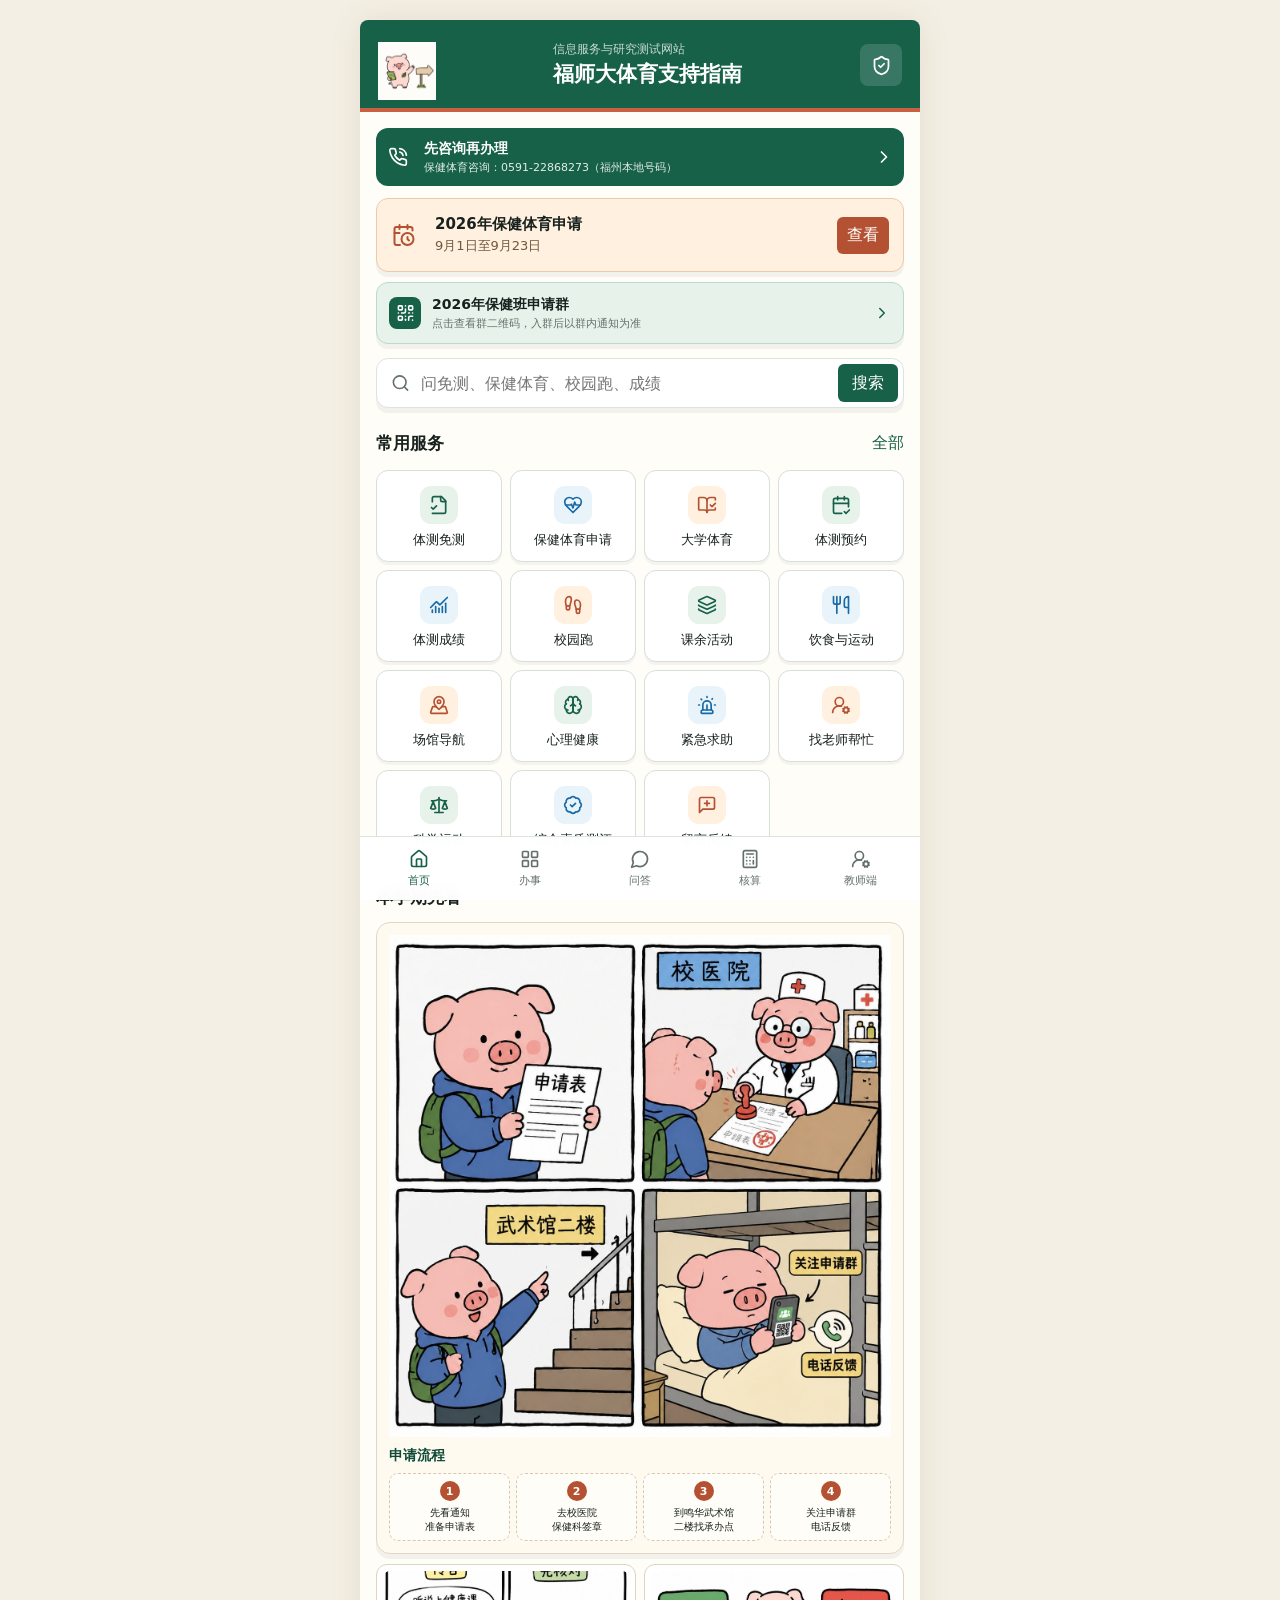
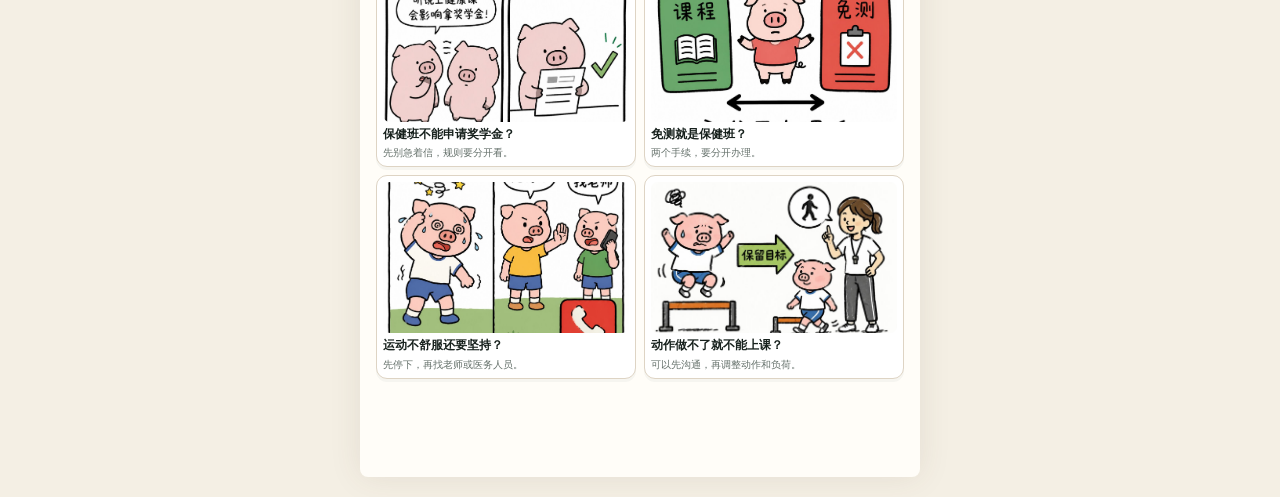
<file: index.html>
<!doctype html>
<html lang="zh-CN">
<head>
  <meta charset="utf-8">
  <meta name="viewport" content="width=device-width, initial-scale=1, viewport-fit=cover">
  <meta name="theme-color" content="#116149">
  <meta name="description" content="福建师范大学学校体育支持信息服务与研究测试网站">
  <title>福师大体育支持指南</title>
  <link rel="stylesheet" href="styles.css?v=10">
</head>
<body>
  <div class="app-shell">
    <header class="topbar">
      <img class="guide-mascot" src="assets/generated/pig-guide-mascot-rough_gpt-image-2.jpg" alt="原创猪来校园向导">
      <div>
        <p class="eyebrow">信息服务与研究测试网站</p>
        <h1>福师大体育支持指南</h1>
      </div>
      <button class="icon-button" type="button" data-open-service="sources" aria-label="查看信息来源" title="信息来源">
        <i data-lucide="shield-check"></i>
      </button>
    </header>

    <main>
      <section class="view active" id="view-home" data-view="home">
        <a class="hotline-strip" href="tel:059122868273"><i data-lucide="phone-call"></i><span><strong>先咨询再办理</strong><small>保健体育咨询：0591-22868273（福州本地号码）</small></span><i data-lucide="chevron-right"></i></a>
        <div class="notice-strip" role="status">
          <i data-lucide="calendar-clock"></i>
          <div>
            <strong>2026年保健体育申请</strong>
            <span>9月1日至9月23日</span>
          </div>
          <button type="button" data-open-service="health-class">查看</button>
        </div>

        <a class="group-qr-strip" href="assets/group-qr.jpg?v=13" target="_blank" rel="noopener noreferrer" aria-label="打开2026年保健班申请群二维码">
          <span class="group-qr-icon"><i data-lucide="qr-code"></i></span>
          <span class="group-qr-copy"><strong>2026年保健班申请群</strong><small>点击查看群二维码，入群后以群内通知为准</small></span>
          <i data-lucide="chevron-right"></i>
        </a>

        <form class="search-box" id="home-search-form" role="search">
          <i data-lucide="search"></i>
          <input id="home-search" type="search" autocomplete="off" placeholder="问免测、保健体育、校园跑、成绩">
          <button type="submit" aria-label="搜索">搜索</button>
        </form>

        <section class="section-block">
          <div class="section-heading">
            <h2>常用服务</h2>
            <button type="button" data-nav="services">全部</button>
          </div>
          <div class="service-grid" id="home-service-grid"></div>
        </section>

        <section class="section-block semester-preview">
          <div class="section-heading"><h2>本学期先看</h2></div>
          <div class="campus-comic" aria-label="本学期体育办事申请流程漫画">
            <img src="assets/generated/pig-application-flow-rough_gpt-image-2.jpg" alt="原创粗线条四格校园体育漫画：申请表、校医院、武术馆二楼、关注申请群和电话反馈" fetchpriority="high" decoding="async">
            <div class="comic-caption">申请流程</div>
            <div class="comic-steps">
              <div><b>1</b><span>先看通知<br>准备申请表</span></div>
              <div><b>2</b><span>去校医院<br>保健科签章</span></div>
              <div><b>3</b><span>到鸣华武术馆<br>二楼找承办点</span></div>
              <div><b>4</b><span>关注申请群<br>电话反馈</span></div>
            </div>
          </div>
          <div class="comic-story-grid" id="comic-story-grid" aria-label="打破流言小漫画"></div>
        </section>

      </section>

      <section class="view" id="view-services" data-view="services">
        <div class="page-title">
          <div><p class="eyebrow">学生端</p><h2>学校体育办事</h2></div>
        </div>
        <div class="filter-row" id="service-filters"></div>
        <div class="service-list" id="service-list"></div>
      </section>

      <section class="view topic-view" id="view-topic" data-view="topic">
        <div class="page-title with-back">
          <button class="icon-button" type="button" data-back aria-label="返回"><i data-lucide="arrow-left"></i></button>
          <div><p class="eyebrow" id="topic-kicker">专题指南</p><h2 id="topic-title"></h2></div>
        </div>
        <div class="topic-lead" id="topic-lead"></div>
        <div class="topic-question-grid" id="topic-question-grid"></div>
      </section>

      <section class="view" id="view-qa" data-view="qa">
        <div class="page-title">
          <div><p class="eyebrow">规则问答库</p><h2>智能问答</h2></div>
        </div>
        <form class="search-box" id="qa-form" role="search">
          <i data-lucide="message-circle-question"></i>
          <input id="qa-input" type="search" autocomplete="off" placeholder="例如：保健班还要校园跑吗？">
          <button type="submit">提问</button>
        </form>
        <div class="quick-questions" id="quick-questions"></div>
        <div class="answer-panel" id="answer-panel" aria-live="polite">
          <div class="answer-empty">
            <i data-lucide="messages-square"></i>
            <p>输入问题，系统只从已整理的规则库中匹配答案。</p>
          </div>
        </div>
      </section>

      <section class="view" id="view-calc" data-view="calc">
        <div class="page-title">
          <div><p class="eyebrow">按公开规则试算</p><h2>体测成绩核算</h2></div>
        </div>
        <div class="segmented" role="tablist" aria-label="计算类型">
          <button type="button" class="active" data-calc-tab="year">学年总分</button>
          <button type="button" data-calc-tab="bmi">BMI</button>
          <button type="button" data-calc-tab="graduate">毕业成绩</button>
        </div>

        <section class="calc-panel active" data-calc-panel="year">
          <p class="panel-lead">直接输入原始成绩，页面按已录入的大学组评分档位试算单项分和总分。最终成绩以学校体测系统为准。</p>
          <form id="year-score-form" class="form-stack">
            <div class="two-cols"><label>性别<select id="score-sex"><option value="male">男生</option><option value="female">女生</option></select></label><label>年级<select id="score-year"><option value="1">大一/大二参考档位</option><option value="3">大三/大四（先按参考档位）</option></select></label></div>
            <label>身高（厘米）<input type="number" id="score-height" min="100" max="230" step="0.1" required></label>
            <div class="two-cols"><label>体重（千克）<input type="number" id="score-weight" min="20" max="250" step="0.1" required></label><label>肺活量（毫升）<input type="number" id="score-vital" min="500" max="10000" required></label></div>
            <div class="two-cols"><label>50米（秒）<input type="number" id="score-sprint" min="5" max="20" step="0.01" required></label><label>坐位体前屈（厘米）<input type="number" id="score-reach" min="-20" max="40" step="0.1" required></label></div>
            <div class="two-cols"><label>立定跳远（厘米）<input type="number" id="score-jump" min="50" max="400" required></label><label id="strength-label">引体向上（次）<input type="number" id="score-strength" min="0" max="50" required></label></div>
            <label id="endurance-label">1000米（分:秒，如 4:30）<input type="text" id="score-endurance" inputmode="numeric" placeholder="4:30" required></label>
            <div class="two-cols">
              <label>力量附加分（如系统已显示）<input type="number" id="strength-bonus" min="0" max="10" step="1" value="0"></label>
              <label>耐力附加分（如系统已显示）<input type="number" id="endurance-bonus" min="0" max="10" step="1" value="0"></label>
            </div>
            <button class="primary-button" type="submit">计算学年总分</button>
          </form>
          <div class="calc-result" id="year-score-result"></div>
          <a class="text-link" href="https://tky.fjnu.edu.cn/21/51/c10998a205137/page.htm" target="_blank" rel="noopener noreferrer">打开官方单项评分表</a>
        </section>

        <section class="calc-panel" data-calc-panel="bmi">
          <p class="panel-lead">BMI = 体重（千克）÷ 身高²（米²）。结果按国家学生体质健康标准大学组区间解释。</p>
          <form id="bmi-form" class="form-stack">
            <div class="two-cols">
              <label>性别<select id="bmi-sex"><option value="male">男生</option><option value="female">女生</option></select></label>
              <label>身高（厘米）<input id="bmi-height" type="number" min="100" max="230" step="0.1" required></label>
            </div>
            <label>体重（千克）<input id="bmi-weight" type="number" min="20" max="250" step="0.1" required></label>
            <button class="primary-button" type="submit">计算BMI</button>
          </form>
          <div class="calc-result" id="bmi-result"></div>
        </section>

        <section class="calc-panel" data-calc-panel="graduate">
          <p class="panel-lead">国家标准：毕业学年占50%，其他学年平均分占50%。免测学年的校内处理按经验参照显示，最终以体测系统为准。</p>
          <form id="graduate-form" class="form-stack">
            <div class="two-cols graduate-inputs">
              <label>大一<input type="number" data-year-score="1" min="0" max="120" step="0.1" placeholder="免测留空"></label>
              <label>大二<input type="number" data-year-score="2" min="0" max="120" step="0.1" placeholder="免测留空"></label>
              <label>大三<input type="number" data-year-score="3" min="0" max="120" step="0.1" placeholder="免测留空"></label>
              <label>大四<input type="number" data-year-score="4" min="0" max="120" step="0.1" placeholder="免测留空"></label>
            </div>
            <button class="primary-button" type="submit">计算毕业成绩</button>
          </form>
          <div class="calc-result" id="graduate-result"></div>
        </section>
      </section>

      <section class="view" id="view-teacher" data-view="teacher">
        <div class="page-title">
          <div><p class="eyebrow">教师与辅导员端</p><h2>教师帮助</h2></div>
        </div>
        <div class="teacher-intro">
          <i data-lucide="users-round"></i>
          <div><strong>教师公开信息与课程体验分开</strong><p>姓名、职称和公开简介来自学院官网；课程沟通体验只做匿名归纳，不公开未经授权的实名评分。</p></div>
        </div>
        <section class="section-block">
          <div class="section-heading"><h2>常用服务</h2></div>
          <div class="service-grid teacher-service-grid" id="teacher-tool-list"></div>
        </section>
        <section class="section-block teacher-calculator" id="teacher-rpe-section" hidden>
          <div class="section-heading"><h2>课程强度参考</h2></div>
          <p class="panel-lead">输入一次课时长和课后主观用力感（RPE 0-10），得到教学记录用的训练负荷参考。</p>
          <form id="rpe-form" class="form-stack">
            <label>课程时长（分钟）<input id="rpe-duration" type="number" min="1" max="300" required></label>
            <label>课后用力感 RPE（0-10）<input id="rpe-value" type="number" min="0" max="10" step="1" required></label>
            <button class="primary-button" type="submit">计算参考负荷</button>
          </form>
          <div class="calc-result" id="rpe-result"></div>
        </section>
        <section class="section-block">
          <div class="section-heading"><h2>课程体验观察维度</h2></div>
          <div class="experience-grid" id="experience-grid"></div>
        </section>
        <a class="primary-link" href="https://tky.fjnu.edu.cn/jsdw_11073/list.htm" target="_blank" rel="noopener noreferrer">查看体育科学学院教师队伍</a>
      </section>

      <section class="view" id="view-map" data-view="map">
        <div class="page-title with-back">
          <button class="icon-button" type="button" data-back aria-label="返回"><i data-lucide="arrow-left"></i></button>
          <div><p class="eyebrow">具体场馆</p><h2>体育地点导航</h2></div>
        </div>
        <div class="filter-row" id="campus-filters"></div>
        <div class="venue-list" id="venue-list"></div>
      </section>

      <section class="view detail-view" id="view-detail" data-view="detail">
        <div class="page-title with-back">
          <button class="icon-button" type="button" data-back aria-label="返回"><i data-lucide="arrow-left"></i></button>
          <div><p class="eyebrow" id="detail-kicker"></p><h2 id="detail-title"></h2></div>
        </div>
        <div id="detail-content"></div>
      </section>
    </main>

    <div class="qr-modal" id="group-qr-modal" hidden>
      <div class="qr-modal-backdrop" data-close-qr></div>
      <section class="qr-modal-card" role="dialog" aria-modal="true" aria-labelledby="group-qr-title">
        <button class="qr-close icon-button" type="button" data-close-qr aria-label="关闭二维码"><i data-lucide="x"></i></button>
        <p class="eyebrow">临时申请群入口</p>
        <h2 id="group-qr-title">2026—2027学年保健班申请群</h2>
        <img src="assets/group-qr.jpg?v=13" alt="2026—2027学年保健班申请群二维码">
        <p class="qr-expiry">二维码7天内（8月28日前）有效，重新进入将更新。</p>
      </section>
    </div>

    <nav class="bottom-nav" aria-label="主要导航">
      <button type="button" class="active" data-nav="home"><i data-lucide="house"></i><span>首页</span></button>
      <button type="button" data-nav="services"><i data-lucide="layout-grid"></i><span>办事</span></button>
      <button type="button" data-nav="qa"><i data-lucide="message-circle"></i><span>问答</span></button>
      <button type="button" data-nav="calc"><i data-lucide="calculator"></i><span>核算</span></button>
      <button type="button" data-nav="teacher"><i data-lucide="user-round-cog"></i><span>教师端</span></button>
    </nav>
  </div>

  <script src="lucide.min.js"></script>
  <script src="data.js?v=13"></script>
  <script src="app.js?v=13"></script>
  <script>
    (() => {
      const modal = document.getElementById("group-qr-modal");
      if (!modal) return;
      const close = () => { modal.hidden = true; document.body.classList.remove("modal-open"); };
      document.querySelector("[data-open-qr]")?.addEventListener("click", () => {
        modal.hidden = false;
        document.body.classList.add("modal-open");
      });
      modal.querySelectorAll("[data-close-qr]").forEach((button) => button.addEventListener("click", close));
      document.addEventListener("keydown", (event) => { if (event.key === "Escape") close(); });
    })();
  </script>
</body>
</html>
</file>
<file: styles.css>
:root {
  --primary: #176149;
  --primary-dark: #0d4937;
  --primary-soft: #e7f2eb;
  --blue: #176aa6;
  --blue-soft: #e9f3fa;
  --amber: #b45132;
  --amber-soft: #fff0df;
  --danger: #a33b32;
  --danger-soft: #fbeceb;
  --ink: #17211d;
  --muted: #64706a;
  --line: #dce4e0;
  --surface: #ffffff;
  --page: #f4efe4;
  --paper: #fffdf8;
  --shadow: 0 5px 0 rgba(38, 59, 50, 0.06);
}

* { box-sizing: border-box; margin: 0; padding: 0; -webkit-tap-highlight-color: transparent; }
html { background: var(--page); color: var(--ink); font-family: "Microsoft YaHei", "PingFang SC", system-ui, sans-serif; }
body { min-width: 320px; min-height: 100vh; background: var(--page); }
button, input, select { font: inherit; }
button, a { touch-action: manipulation; }
button { color: inherit; }

.app-shell { width: min(100%, 560px); min-height: 100vh; margin: 0 auto; background: var(--paper); box-shadow: 0 0 32px rgba(91, 70, 47, 0.1); }
.topbar { min-height: 92px; padding: 14px 18px 12px; display: flex; align-items: center; justify-content: space-between; gap: 12px; color: #fff; background: var(--primary); border-bottom: 4px solid #ca6042; }
.guide-mascot { width: 68px; height: 58px; flex: 0 0 68px; object-fit: contain; align-self: flex-end; margin: 0 -7px -4px -5px; }
.eyebrow { font-size: 12px; line-height: 1.4; color: inherit; opacity: .76; }
.topbar h1 { margin-top: 3px; font-size: 21px; line-height: 1.3; letter-spacing: 0; }
.icon-button { width: 42px; height: 42px; flex: 0 0 42px; border: 0; border-radius: 8px; display: grid; place-items: center; background: rgba(255,255,255,.14); cursor: pointer; }
.icon-button svg { width: 21px; height: 21px; }
main { min-height: calc(100vh - 88px); padding-bottom: calc(82px + env(safe-area-inset-bottom)); }
.view { display: none; padding: 16px; }
.view.active { display: block; }

.notice-strip { min-height: 74px; padding: 13px 14px; display: grid; grid-template-columns: 34px 1fr auto; align-items: center; gap: 10px; border: 1px solid #edc9a9; border-radius: 12px; background: var(--amber-soft); box-shadow: var(--shadow); }
.notice-strip > svg { width: 25px; color: var(--amber); }
.notice-strip strong, .notice-strip span { display: block; }
.notice-strip strong { font-size: 15px; }
.notice-strip span { margin-top: 3px; font-size: 13px; color: #71583a; }
.notice-strip button { padding: 8px 10px; border: 0; border-radius: 6px; color: #fff; background: var(--amber); cursor: pointer; }
.group-qr-strip { width: 100%; min-height: 62px; margin: 10px 0 12px; padding: 10px 12px; display: grid; grid-template-columns: 34px 1fr 18px; align-items: center; gap: 9px; border: 1px solid #bcd9cd; border-radius: 12px; color: var(--ink); background: var(--primary-soft); box-shadow: var(--shadow); text-align: left; cursor: pointer; text-decoration: none; }
.group-qr-strip > svg { width: 18px; color: var(--primary); }
.group-qr-icon { width: 32px; height: 32px; display: grid; place-items: center; border-radius: 8px; color: #fff; background: var(--primary); }
.group-qr-icon svg { width: 19px; }
.group-qr-copy, .group-qr-copy small { display: block; min-width: 0; }
.group-qr-copy strong { display: block; font-size: 14px; line-height: 1.35; }
.group-qr-copy small { margin-top: 3px; color: var(--muted); font-size: 11px; line-height: 1.35; }

.search-box { height: 50px; margin: 14px 0 14px; padding-left: 14px; display: grid; grid-template-columns: 22px 1fr auto; align-items: center; gap: 8px; border: 1px solid var(--line); border-radius: 12px; background: #fff; box-shadow: var(--shadow); }
.search-box svg { width: 19px; color: var(--muted); }
.search-box input { min-width: 0; height: 46px; border: 0; outline: 0; color: var(--ink); background: transparent; }
.search-box button { height: 38px; margin-right: 5px; padding: 0 14px; border: 0; border-radius: 6px; color: #fff; background: var(--primary); cursor: pointer; }

.section-block { margin-top: 18px; }
.section-heading { min-height: 34px; margin-bottom: 10px; display: flex; align-items: center; justify-content: space-between; gap: 12px; }
.section-heading h2 { font-size: 17px; line-height: 1.35; }
.section-heading button { border: 0; color: var(--primary); background: transparent; cursor: pointer; }
.service-grid { display: grid; grid-template-columns: repeat(4, minmax(0, 1fr)); gap: 8px; }
.service-tile { min-width: 0; min-height: 92px; padding: 10px 4px 8px; border: 1px solid #d6dfd9; border-radius: 12px; display: flex; flex-direction: column; align-items: center; justify-content: center; gap: 8px; color: inherit; background: #fff; box-shadow: 0 3px 0 rgba(38,59,50,.05); cursor: pointer; text-decoration: none; }
.service-tile .tile-icon { width: 38px; height: 38px; border-radius: 11px; display: grid; place-items: center; color: var(--primary); background: var(--primary-soft); }
.service-tile:nth-child(3n+2) .tile-icon { color: var(--blue); background: var(--blue-soft); }
.service-tile:nth-child(3n) .tile-icon { color: var(--amber); background: var(--amber-soft); }
.tile-icon svg { width: 20px; height: 20px; }
.service-tile span { max-width: 100%; font-size: 13px; line-height: 1.25; text-align: center; overflow-wrap: anywhere; }
.teacher-service-grid { margin-top: 12px; }
.teacher-service-tile { min-height: 104px; }
.teacher-service-tile .tile-icon { color: var(--blue); background: var(--blue-soft); }
.teacher-service-tile:nth-child(3n+2) .tile-icon { color: var(--primary); background: var(--primary-soft); }
.teacher-service-tile:nth-child(3n) .tile-icon { color: var(--amber); background: var(--amber-soft); }

.compact-list, .service-list, .tool-list, .venue-list { display: grid; gap: 10px; }
.compact-row, .service-row, .tool-row, .venue-card { width: 100%; border: 1px solid var(--line); border-radius: 8px; background: #fff; }
.compact-row, .service-row { padding: 13px; display: grid; grid-template-columns: 36px 1fr 20px; align-items: center; gap: 10px; color: inherit; text-align: left; cursor: pointer; text-decoration: none; }
.row-icon { width: 36px; height: 36px; border-radius: 8px; display: grid; place-items: center; color: var(--blue); background: var(--blue-soft); }
.row-icon svg { width: 19px; }
.row-copy { min-width: 0; }
.row-copy strong, .row-copy span { display: block; }
.row-copy strong { font-size: 15px; line-height: 1.35; }
.row-copy span { margin-top: 4px; font-size: 12px; line-height: 1.45; color: var(--muted); }
.compact-row > svg, .service-row > svg { width: 18px; color: #91a099; }
.source-note { padding: 12px; display: grid; grid-template-columns: 22px 1fr; gap: 9px; border: 1px solid var(--line); border-radius: 12px; color: var(--muted); background: #f8faf9; }
.source-note svg { width: 18px; color: var(--primary); }
.source-note p { font-size: 12px; line-height: 1.6; }
.hotline-strip { margin-bottom: 12px; min-height: 58px; padding: 10px 12px; display: grid; grid-template-columns: 28px 1fr 18px; align-items: center; gap: 8px; border-radius: 12px; color: #fff; background: #176149; text-decoration: none; }
.hotline-strip svg { width: 20px; }
.hotline-strip span, .hotline-strip small { display: block; min-width: 0; }
.hotline-strip strong { font-size: 14px; }
.hotline-strip small { margin-top: 3px; font-size: 11px; line-height: 1.35; opacity: .88; }
.campus-comic { margin: 14px 0 4px; padding: 12px; border: 1px solid #e2d7c6; border-radius: 14px; background: #fffaf0; box-shadow: var(--shadow); overflow: hidden; }
.semester-preview .campus-comic { margin-top: 0; }
.semester-preview .section-heading { margin-bottom: 8px; }
.comic-heading { display: flex; align-items: baseline; justify-content: space-between; gap: 8px; margin-bottom: 8px; color: var(--primary-dark); }
.comic-heading span { font-size: 14px; font-weight: 700; }
.comic-heading small { color: var(--muted); font-size: 10px; }
.campus-comic img { display: block; width: 100%; height: auto; }
.comic-caption { margin-top: 10px; color: var(--primary-dark); font-size: 14px; font-weight: 700; }
.comic-steps { margin-top: 8px; display: grid; grid-template-columns: repeat(4, minmax(0, 1fr)); gap: 6px; }
.comic-steps > div { min-width: 0; min-height: 67px; padding: 7px 4px; display: flex; flex-direction: column; align-items: center; justify-content: center; gap: 5px; border: 1px dashed #d7c7b2; border-radius: 9px; background: #fffdf8; text-align: center; }
.comic-steps b { width: 20px; height: 20px; display: grid; place-items: center; border-radius: 50%; color: #fff; background: var(--amber); font-size: 11px; }
.comic-steps span { color: var(--ink); font-size: 10px; line-height: 1.35; }
.comic-story-grid { margin-top: 10px; display: grid; grid-template-columns: repeat(2, minmax(0, 1fr)); gap: 8px; }
.comic-story-card { min-width: 0; padding: 6px; border: 1px solid #ded4c4; border-radius: 11px; display: flex; flex-direction: column; gap: 4px; background: #fff; text-align: left; box-shadow: 0 3px 0 rgba(38,59,50,.04); cursor: pointer; }
.comic-story-card img { display: block; width: 100%; aspect-ratio: 7 / 4.3; object-fit: cover; border-radius: 7px; }
.comic-story-card strong { font-size: 12px; line-height: 1.35; }
.comic-story-card span { color: var(--muted); font-size: 10px; line-height: 1.4; }
.comic-detail-image { margin-bottom: 12px; padding: 8px; border: 1px solid #ded4c4; border-radius: 12px; background: #fffaf0; }
.comic-detail-image img { display: block; width: 100%; height: auto; border-radius: 8px; }
.support-grid { display: grid; grid-template-columns: repeat(2, minmax(0, 1fr)); gap: 8px; }
.support-tile { min-height: 92px; padding: 11px; border: 1px solid var(--line); border-radius: 8px; display: grid; grid-template-columns: 24px 1fr; grid-template-rows: auto auto; gap: 4px 8px; text-align: left; color: var(--ink); background: #fff; }
.support-tile svg { grid-row: 1 / 3; width: 21px; color: var(--primary); }
.support-tile strong { font-size: 13px; }
.support-tile small { font-size: 11px; line-height: 1.45; color: var(--muted); }

.page-title { min-height: 56px; margin-bottom: 14px; display: flex; align-items: center; gap: 10px; }
.page-title .eyebrow { color: var(--muted); opacity: 1; }
.page-title h2 { margin-top: 2px; font-size: 22px; line-height: 1.3; }
.page-title.with-back .icon-button { color: var(--ink); background: #eef2f0; }
.topic-lead { margin-bottom: 14px; padding: 13px 14px; border-left: 4px solid var(--primary); border-radius: 6px; color: var(--muted); background: var(--primary-soft); font-size: 13px; line-height: 1.65; }
.topic-question-grid { display: grid; gap: 9px; }
.topic-question { min-height: 64px; padding: 11px 12px; border: 1px solid var(--line); border-radius: 12px; display: grid; grid-template-columns: 28px 1fr 18px; align-items: center; gap: 9px; text-align: left; color: var(--ink); background: #fff; box-shadow: 0 3px 0 rgba(38,59,50,.04); cursor: pointer; }
.topic-question:hover { border-color: var(--primary); }
.topic-question svg { width: 18px; color: var(--primary); }
.topic-question .question-index { width: 28px; height: 28px; display: grid; place-items: center; border-radius: 50%; color: var(--primary); background: var(--primary-soft); }
.topic-question .question-index svg { width: 17px; }
.topic-question strong, .topic-question small { display: block; }
.topic-question strong { font-size: 14px; line-height: 1.4; }
.topic-question small { margin-top: 3px; color: var(--muted); font-size: 11px; }
.secondary-button { width: 100%; min-height: 42px; margin-top: 15px; border: 1px solid var(--primary); border-radius: 8px; color: var(--primary); background: #fff; cursor: pointer; }
.filter-row, .quick-questions { display: flex; gap: 8px; overflow-x: auto; scrollbar-width: none; padding-bottom: 8px; }
.filter-row::-webkit-scrollbar, .quick-questions::-webkit-scrollbar { display: none; }
.filter-row button, .quick-questions button { flex: 0 0 auto; min-height: 36px; padding: 0 12px; border: 1px solid var(--line); border-radius: 8px; background: #fff; cursor: pointer; white-space: nowrap; }
.filter-row button.active { border-color: var(--primary); color: #fff; background: var(--primary); }
.service-row .status { justify-self: start; width: auto; height: auto; margin-top: 6px; padding: 3px 6px; border-radius: 4px; font-size: 11px; color: var(--primary); background: var(--primary-soft); }

.answer-panel { min-height: 230px; margin-top: 10px; padding: 16px; border: 1px solid var(--line); border-radius: 8px; background: #fff; }
.answer-empty { min-height: 190px; display: grid; place-content: center; justify-items: center; gap: 10px; color: var(--muted); text-align: center; }
.answer-empty svg { width: 30px; color: var(--primary); }
.answer-empty p { max-width: 260px; font-size: 13px; line-height: 1.6; }
.answer-panel h3 { font-size: 17px; line-height: 1.4; }
.answer-panel .answer-status { display: inline-block; margin: 8px 0 10px; padding: 3px 7px; border-radius: 4px; font-size: 11px; color: var(--blue); background: var(--blue-soft); }
.answer-panel p { font-size: 14px; line-height: 1.75; }
.answer-panel .answer-source { margin-top: 14px; padding-top: 10px; border-top: 1px solid var(--line); font-size: 12px; color: var(--muted); }
.answer-panel button { margin-top: 12px; border: 0; color: var(--primary); background: transparent; cursor: pointer; }

.segmented { height: 42px; margin-bottom: 14px; padding: 3px; display: grid; grid-template-columns: repeat(3, 1fr); gap: 3px; border-radius: 8px; background: #e9efec; }
.segmented button { border: 0; border-radius: 6px; color: var(--muted); background: transparent; cursor: pointer; }
.segmented button.active { color: var(--ink); background: #fff; box-shadow: 0 2px 8px rgba(27, 53, 43, .08); }
.calc-panel { display: none; }
.calc-panel.active { display: block; }
.panel-lead { margin-bottom: 14px; font-size: 13px; line-height: 1.65; color: var(--muted); }
.form-stack { display: grid; gap: 12px; }
.score-inputs { display: grid; grid-template-columns: repeat(2, minmax(0, 1fr)); gap: 10px; }
.form-stack label { min-width: 0; display: grid; gap: 6px; font-size: 13px; color: var(--muted); }
.form-stack input, .form-stack select { width: 100%; height: 44px; padding: 0 10px; border: 1px solid var(--line); border-radius: 7px; outline: 0; color: var(--ink); background: #fff; }
.form-stack input:focus, .form-stack select:focus { border-color: var(--primary); }
.two-cols { display: grid; grid-template-columns: repeat(2, minmax(0, 1fr)); gap: 10px; }
.primary-button, .primary-link { min-height: 46px; border: 0; border-radius: 8px; display: grid; place-items: center; color: #fff; background: var(--primary); text-decoration: none; cursor: pointer; }
.calc-result { display: none; margin-top: 14px; padding: 14px; border: 1px solid #bcd9cd; border-radius: 8px; background: var(--primary-soft); }
.calc-result.active { display: block; }
.calc-result strong { display: block; font-size: 24px; line-height: 1.25; color: var(--primary-dark); }
.calc-result span, .calc-result p { display: block; margin-top: 6px; font-size: 13px; line-height: 1.55; color: #42564d; }
.text-link { display: inline-block; margin-top: 14px; color: var(--blue); font-size: 13px; }

.teacher-intro { padding: 14px; display: grid; grid-template-columns: 38px 1fr; gap: 11px; border-radius: 12px; color: #fff; background: var(--blue); box-shadow: var(--shadow); }
.teacher-intro svg { width: 26px; }
.teacher-intro strong { font-size: 15px; }
.teacher-intro p { margin-top: 5px; font-size: 12px; line-height: 1.55; opacity: .9; }
.tool-list { margin-top: 14px; }
.tool-row { padding: 14px; border-bottom: 1px solid var(--line); background: #fff; }
.tool-row summary { display: grid; grid-template-columns: 24px 1fr 18px; align-items: center; gap: 8px; list-style: none; cursor: pointer; }
.tool-row summary::-webkit-details-marker { display: none; }
.tool-row summary svg { width: 19px; color: var(--primary); }
.tool-row ul { margin: 8px 0 0 22px; }
.tool-row li { margin-top: 5px; font-size: 12px; line-height: 1.55; color: var(--muted); }
.tool-row header { display: flex; align-items: center; gap: 9px; }
.tool-row header svg { width: 20px; color: var(--primary); }
.tool-row h3 { font-size: 15px; }
.tool-row p { margin-top: 8px; font-size: 13px; line-height: 1.65; color: var(--muted); }
.experience-grid { display: grid; grid-template-columns: repeat(2, minmax(0, 1fr)); gap: 8px; }
.experience-item { min-height: 72px; padding: 11px; border: 1px solid var(--line); border-radius: 8px; }
.experience-item strong { font-size: 13px; }
.experience-item p { margin-top: 5px; font-size: 11px; line-height: 1.45; color: var(--muted); }
.primary-link { margin-top: 16px; }

.danger-link { color: var(--danger) !important; border-color: #d8aaa4 !important; background: var(--danger-soft) !important; }

.venue-card { padding: 14px; }
.venue-card header { display: flex; align-items: flex-start; justify-content: space-between; gap: 10px; }
.venue-card h3 { font-size: 15px; line-height: 1.4; }
.venue-card .campus-tag { flex: 0 0 auto; padding: 3px 6px; border-radius: 4px; color: var(--blue); background: var(--blue-soft); font-size: 11px; }
.venue-card p { margin-top: 7px; font-size: 13px; line-height: 1.55; color: var(--muted); }
.venue-actions { margin-top: 12px; display: flex; flex-wrap: wrap; gap: 8px; }
.venue-actions a, .venue-actions button { min-height: 38px; padding: 0 10px; border: 1px solid var(--primary); border-radius: 7px; display: inline-flex; align-items: center; gap: 5px; color: var(--primary); background: #fff; text-decoration: none; }
.venue-actions svg { width: 17px; }
.venue-card .route-note { padding-top: 4px; font-size: 11px; }

.detail-hero { padding: 14px; border-left: 4px solid var(--primary); border-radius: 4px; background: var(--primary-soft); }
.detail-hero p { font-size: 14px; line-height: 1.7; }
.detail-section { margin-top: 18px; }
.detail-section h3 { font-size: 16px; line-height: 1.4; }
.detail-section ul, .detail-section ol { margin-top: 9px; padding-left: 20px; }
.detail-section li { margin: 7px 0; font-size: 14px; line-height: 1.7; }
.detail-section p { margin-top: 8px; font-size: 14px; line-height: 1.75; }
.answer-questions { margin-top: 10px; display: grid; gap: 8px; }
.answer-questions details { border: 1px solid var(--line); border-radius: 8px; background: #fff; overflow: hidden; }
.answer-questions summary { min-height: 44px; padding: 10px 34px 10px 12px; display: flex; align-items: center; position: relative; font-size: 14px; line-height: 1.45; cursor: pointer; list-style: none; }
.answer-questions summary::-webkit-details-marker { display: none; }
.answer-questions summary::after { content: "+"; position: absolute; right: 12px; top: 50%; color: var(--primary); transform: translateY(-50%); }
.answer-questions details[open] summary::after { content: "−"; }
.answer-questions p { margin: 0; padding: 0 12px 12px; color: var(--muted); font-size: 13px; }
.detail-warning { margin-top: 14px; padding: 12px; border: 1px solid #eed0cb; border-radius: 8px; color: #723b34; background: var(--danger-soft); font-size: 13px; line-height: 1.6; }
.source-list { margin-top: 14px; display: grid; gap: 8px; }
.source-link { padding: 11px; border: 1px solid var(--line); border-radius: 8px; display: grid; grid-template-columns: 1fr 18px; gap: 8px; color: var(--ink); text-decoration: none; }
.source-link strong, .source-link span { display: block; }
.source-link strong { font-size: 13px; line-height: 1.45; }
.source-link span { margin-top: 3px; font-size: 11px; color: var(--muted); }
.source-link svg { width: 17px; color: var(--blue); }

.bottom-nav { position: fixed; z-index: 10; left: 50%; bottom: 0; width: min(100%, 560px); min-height: 64px; padding: 5px 4px calc(5px + env(safe-area-inset-bottom)); display: grid; grid-template-columns: repeat(5, 1fr); border-top: 1px solid var(--line); background: rgba(255,255,255,.97); transform: translateX(-50%); backdrop-filter: blur(10px); }
.bottom-nav button { min-width: 0; min-height: 52px; border: 0; display: flex; flex-direction: column; align-items: center; justify-content: center; gap: 4px; color: var(--muted); background: transparent; cursor: pointer; }
.bottom-nav svg { width: 20px; height: 20px; }
.bottom-nav span { font-size: 11px; white-space: nowrap; }
.bottom-nav button.active { color: var(--primary); }

body.modal-open { overflow: hidden; }
.qr-modal { position: fixed; z-index: 30; inset: 0; display: grid; place-items: center; padding: 20px; }
.qr-modal[hidden] { display: none; }
.qr-modal-backdrop { position: absolute; inset: 0; background: rgba(23, 33, 29, .56); }
.qr-modal-card { position: relative; width: min(100%, 390px); max-height: min(92vh, 650px); overflow: auto; padding: 22px 18px 18px; border: 1px solid #d6dfd9; border-radius: 14px; background: var(--paper); box-shadow: 0 16px 48px rgba(0,0,0,.24); text-align: center; }
.qr-modal-card .eyebrow { color: var(--muted); opacity: 1; }
.qr-modal-card h2 { margin: 5px 28px 14px; font-size: 18px; line-height: 1.4; }
.qr-modal-card img { display: block; width: min(100%, 350px); max-height: 62vh; margin: 0 auto; object-fit: contain; border-radius: 8px; }
.qr-expiry { margin-top: 12px; color: var(--muted); font-size: 12px; line-height: 1.5; }
.qr-close { position: absolute; top: 10px; right: 10px; width: 34px; height: 34px; color: var(--ink); background: #eef2f0; }
.qr-close svg { width: 18px; }

@media (max-width: 370px) {
  .view { padding: 13px; }
  .service-grid { gap: 6px; }
  .service-tile { min-height: 86px; }
  .service-tile span { font-size: 12px; }
  .score-inputs { grid-template-columns: 1fr; }
}

@media (min-width: 561px) {
  body { padding: 20px 0; }
  .app-shell { min-height: calc(100vh - 40px); border-radius: 8px; overflow: hidden; }
}
</file>
